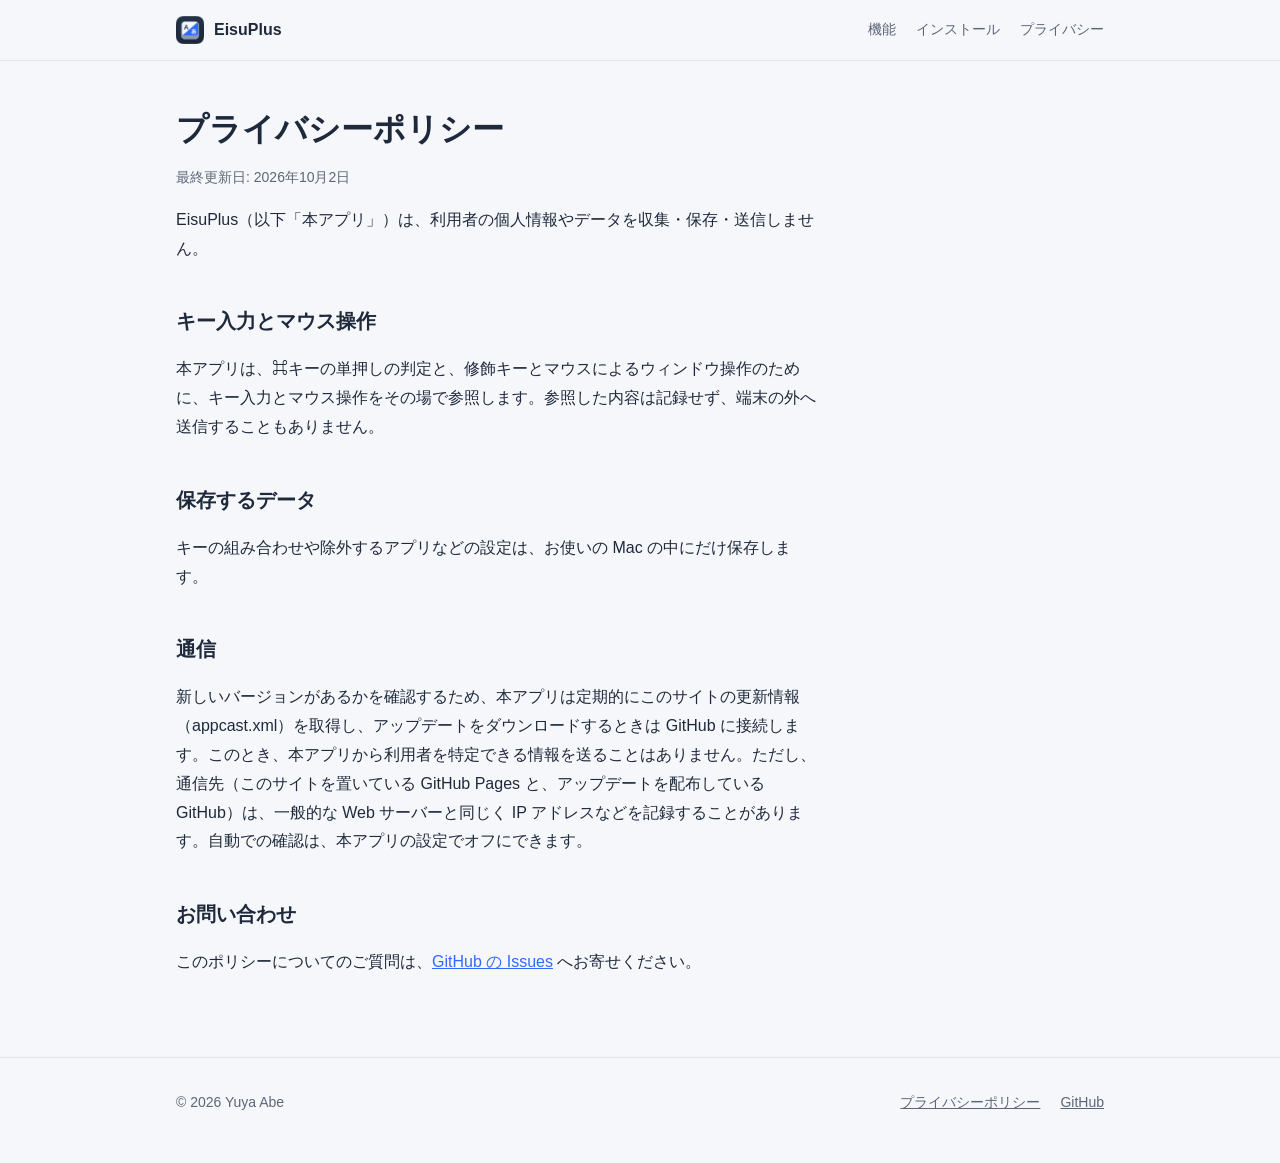
<file: site/privacy.html>
<!doctype html>
<html lang="ja">
<head>
  <meta charset="utf-8">
  <meta name="viewport" content="width=device-width, initial-scale=1">
  <title>プライバシーポリシー | EisuPlus</title>
  <meta name="description" content="EisuPlus のプライバシーポリシー。EisuPlus はデータを収集しません。">
  <link rel="icon" href="icon.png">
  <link rel="stylesheet" href="style.css">
</head>
<body>
  <header class="site">
    <div class="container">
      <a class="brand" href="./"><img src="icon.png" alt="">EisuPlus</a>
      <nav>
        <a href="./#features">機能</a>
        <a href="./#install">インストール</a>
        <a href="privacy.html">プライバシー</a>
      </nav>
    </div>
  </header>

  <main class="container">
    <article class="prose">
      <h1>プライバシーポリシー</h1>
      <p class="updated">最終更新日: 2026年10月2日</p>

      <p>EisuPlus（以下「本アプリ」）は、利用者の個人情報やデータを収集・保存・送信しません。</p>

      <h2>キー入力とマウス操作</h2>
      <p>本アプリは、⌘キーの単押しの判定と、修飾キーとマウスによるウィンドウ操作のために、キー入力とマウス操作をその場で参照します。参照した内容は記録せず、端末の外へ送信することもありません。</p>

      <h2>保存するデータ</h2>
      <p>キーの組み合わせや除外するアプリなどの設定は、お使いの Mac の中にだけ保存します。</p>

      <h2>通信</h2>
      <p>新しいバージョンがあるかを確認するため、本アプリは定期的にこのサイトの更新情報（appcast.xml）を取得し、アップデートをダウンロードするときは GitHub に接続します。このとき、本アプリから利用者を特定できる情報を送ることはありません。ただし、通信先（このサイトを置いている GitHub Pages と、アップデートを配布している GitHub）は、一般的な Web サーバーと同じく IP アドレスなどを記録することがあります。自動での確認は、本アプリの設定でオフにできます。</p>

      <h2>お問い合わせ</h2>
      <p>このポリシーについてのご質問は、<a href="https://github.com/abeyuya/EisuPlus/issues">GitHub の Issues</a> へお寄せください。</p>
    </article>
  </main>

  <footer class="site">
    <div class="container">
      <span>© 2026 Yuya Abe</span>
      <nav>
        <a href="privacy.html">プライバシーポリシー</a>
        <a href="https://github.com/abeyuya/EisuPlus">GitHub</a>
      </nav>
    </div>
  </footer>
</body>
</html>
</file>
<file: site/style.css>
:root {
  --bg: #f6f7fa;
  --surface: #ffffff;
  --text: #1e2a3b;
  --muted: #5b6779;
  --border: #e1e5ec;
  --accent: #2f6bff;
  --accent-text: #ffffff;
  --key-bg: #f4f6fa;
  --key-border: #c9d0dc;
  --key-shadow: #8e9bb0;
  color-scheme: light;
}

@media (prefers-color-scheme: dark) {
  :root:not([data-theme="light"]) {
    --bg: #0f1622;
    --surface: #172131;
    --text: #e7ebf2;
    --muted: #9aa6b8;
    --border: #263346;
    --accent: #5b8cff;
    --accent-text: #0f1622;
    --key-bg: #222e40;
    --key-border: #3a4860;
    --key-shadow: #0a0f17;
    color-scheme: dark;
  }
}

:root[data-theme="dark"] {
  --bg: #0f1622;
  --surface: #172131;
  --text: #e7ebf2;
  --muted: #9aa6b8;
  --border: #263346;
  --accent: #5b8cff;
  --accent-text: #0f1622;
  --key-bg: #222e40;
  --key-border: #3a4860;
  --key-shadow: #0a0f17;
  color-scheme: dark;
}

* {
  box-sizing: border-box;
}

body {
  margin: 0;
  background: var(--bg);
  color: var(--text);
  font-family: -apple-system, BlinkMacSystemFont, "Hiragino Sans", "Hiragino Kaku Gothic ProN", "Noto Sans JP", sans-serif;
  font-size: 16px;
  line-height: 1.8;
  -webkit-font-smoothing: antialiased;
}

a {
  color: var(--accent);
}

.container {
  max-width: 960px;
  margin: 0 auto;
  padding: 0 16px;
}

header.site {
  border-bottom: 1px solid var(--border);
}

header.site .container {
  display: flex;
  align-items: center;
  justify-content: space-between;
  gap: 16px;
  height: 60px;
}

.brand {
  display: flex;
  align-items: center;
  gap: 10px;
  color: inherit;
  font-weight: 700;
  text-decoration: none;
}

.brand img {
  width: 28px;
  height: 28px;
}

header.site nav {
  display: flex;
  gap: 20px;
  font-size: 14px;
}

header.site nav a {
  color: var(--muted);
  text-decoration: none;
}

header.site nav a:hover {
  color: var(--text);
}

.hero {
  padding-top: 72px;
  padding-bottom: 64px;
  text-align: center;
}

.hero .icon {
  width: 128px;
  height: 128px;
}

.hero h1 {
  margin: 16px 0 8px;
  font-size: 44px;
  line-height: 1.2;
  letter-spacing: -0.01em;
}

.hero .lead {
  max-width: 34em;
  margin: 0 auto;
  color: var(--muted);
  font-size: 18px;
}

.download {
  display: inline-flex;
  align-items: center;
  gap: 8px;
  margin-top: 32px;
  padding: 14px 28px;
  border-radius: 12px;
  background: var(--accent);
  color: var(--accent-text);
  font-size: 17px;
  font-weight: 700;
  text-decoration: none;
}

.download:hover {
  filter: brightness(1.08);
}

.download-meta {
  margin: 12px 0 0;
  color: var(--muted);
  font-size: 14px;
}

section {
  padding: 56px 0;
}

section h2 {
  margin: 0 0 24px;
  font-size: 28px;
  line-height: 1.3;
}

.features {
  display: grid;
  /* 動きの GIF が見えるよう、広い画面でも 2 列にとどめる */
  grid-template-columns: repeat(auto-fit, minmax(min(320px, 100%), 1fr));
  gap: 16px;
}

.feature .demo {
  display: block;
  width: 100%;
  height: auto;
  margin-bottom: 16px;
  border: 1px solid var(--border);
  border-radius: 10px;
}

.feature {
  padding: 24px;
  border: 1px solid var(--border);
  border-radius: 16px;
  background: var(--surface);
}

.feature h3 {
  margin: 0 0 8px;
  font-size: 18px;
}

.feature p {
  margin: 0;
  color: var(--muted);
  font-size: 15px;
}

.keys {
  display: flex;
  flex-wrap: wrap;
  align-items: center;
  gap: 6px;
  margin-bottom: 16px;
  color: var(--muted);
  font-size: 14px;
}

kbd {
  display: inline-block;
  min-width: 2.2em;
  padding: 2px 8px;
  border: 1px solid var(--key-border);
  border-radius: 6px;
  background: var(--key-bg);
  box-shadow: 0 2px 0 var(--key-shadow);
  color: var(--text);
  font-family: inherit;
  font-size: 14px;
  font-weight: 600;
  line-height: 1.6;
  text-align: center;
}

.steps {
  margin: 0;
  padding: 0;
  list-style: none;
  counter-reset: step;
}

.steps li {
  position: relative;
  padding: 0 0 20px 48px;
  counter-increment: step;
}

.steps li::before {
  content: counter(step);
  position: absolute;
  top: 0;
  left: 0;
  width: 32px;
  height: 32px;
  border-radius: 50%;
  background: var(--accent);
  color: var(--accent-text);
  font-weight: 700;
  line-height: 32px;
  text-align: center;
}

.note {
  padding: 24px;
  border: 1px solid var(--border);
  border-radius: 16px;
  background: var(--surface);
}

.note h3 {
  margin: 0 0 8px;
  font-size: 18px;
}

.note p {
  margin: 0 0 8px;
  color: var(--muted);
  font-size: 15px;
}

.note p:last-child {
  margin-bottom: 0;
}

.prose {
  max-width: 40em;
  padding: 48px 0 64px;
}

.prose h1 {
  margin: 0 0 8px;
  font-size: 32px;
  line-height: 1.3;
}

.prose h2 {
  margin: 40px 0 8px;
  font-size: 20px;
}

.prose .updated {
  color: var(--muted);
  font-size: 14px;
}

footer.site {
  padding: 32px 0 48px;
  border-top: 1px solid var(--border);
  color: var(--muted);
  font-size: 14px;
}

footer.site .container {
  display: flex;
  flex-wrap: wrap;
  justify-content: space-between;
  gap: 8px 24px;
}

footer.site nav {
  display: flex;
  gap: 20px;
}

footer.site a {
  color: inherit;
}

@media (max-width: 600px) {
  header.site nav {
    gap: 14px;
  }

  .hero {
    padding-top: 48px;
    padding-bottom: 40px;
  }

  .hero h1 {
    font-size: 36px;
  }

  .hero .lead {
    font-size: 16px;
  }

  section {
    padding: 40px 0;
  }
}
</file>
